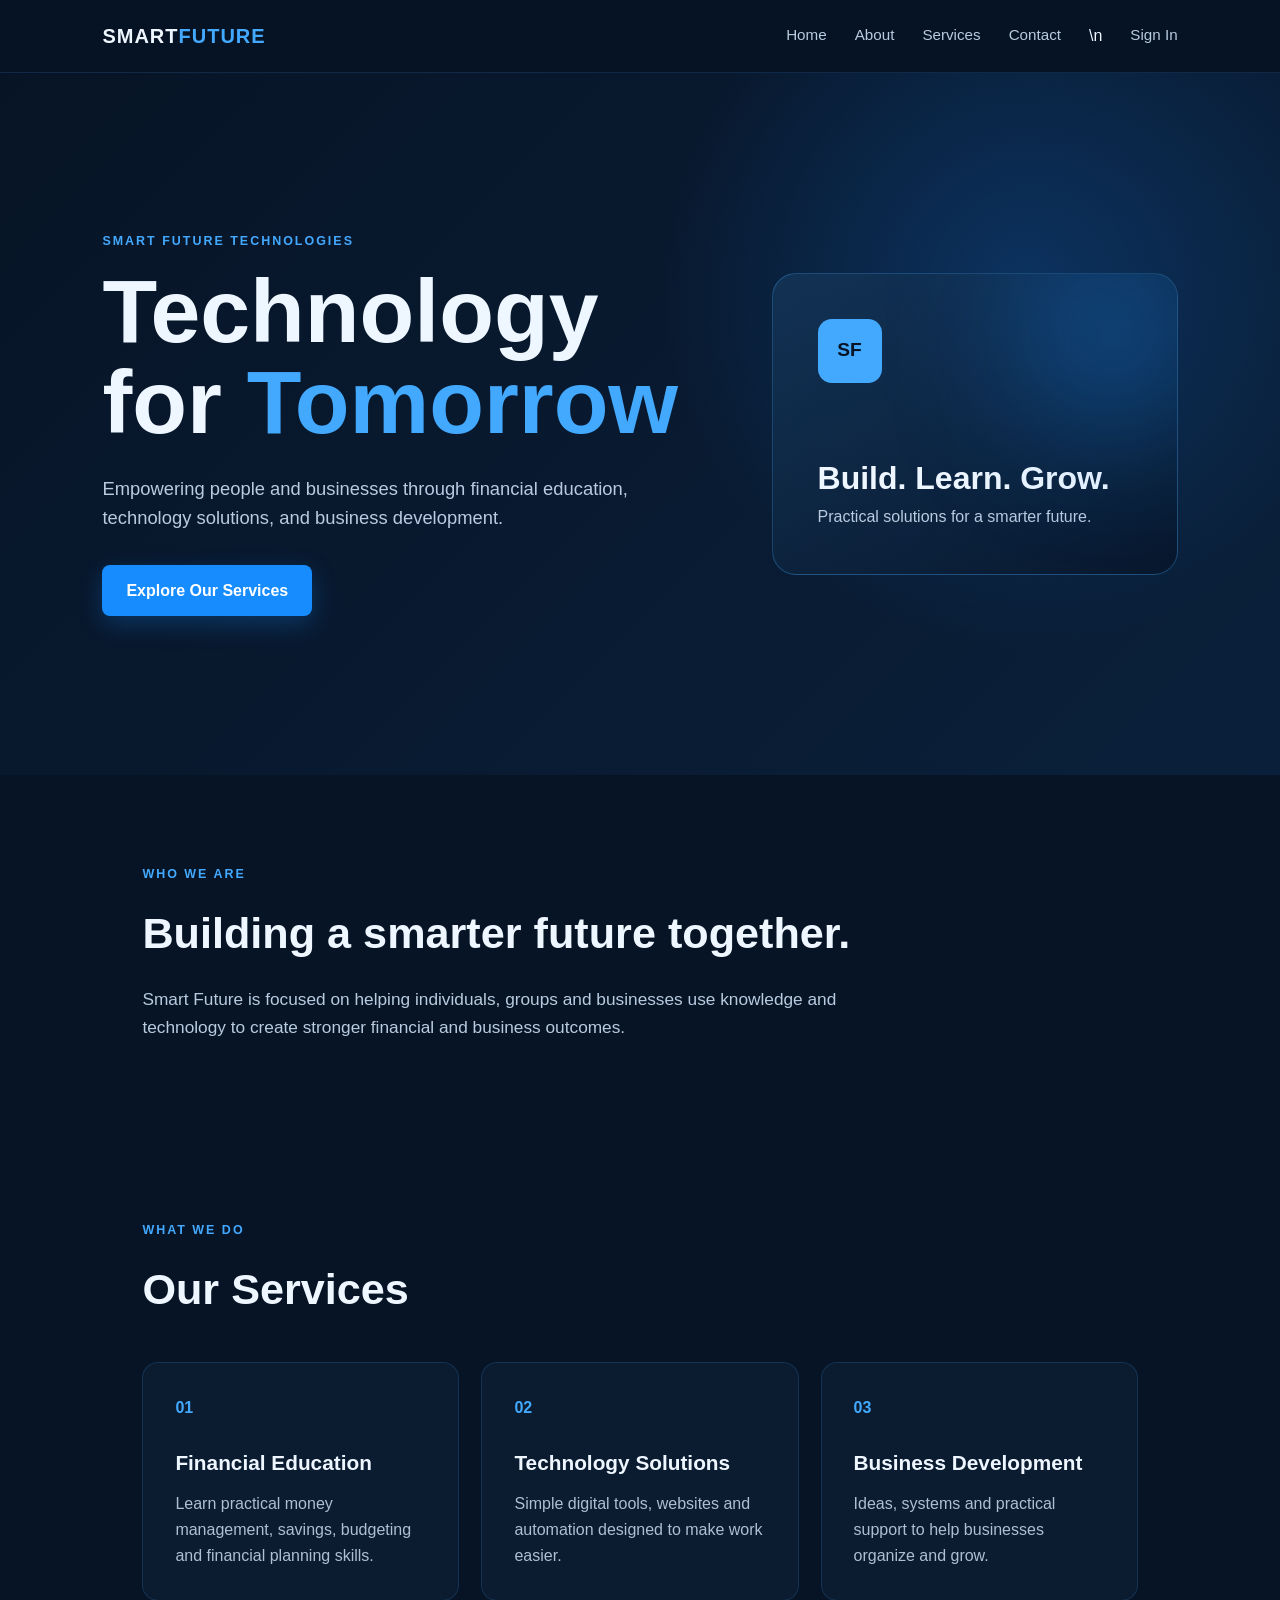
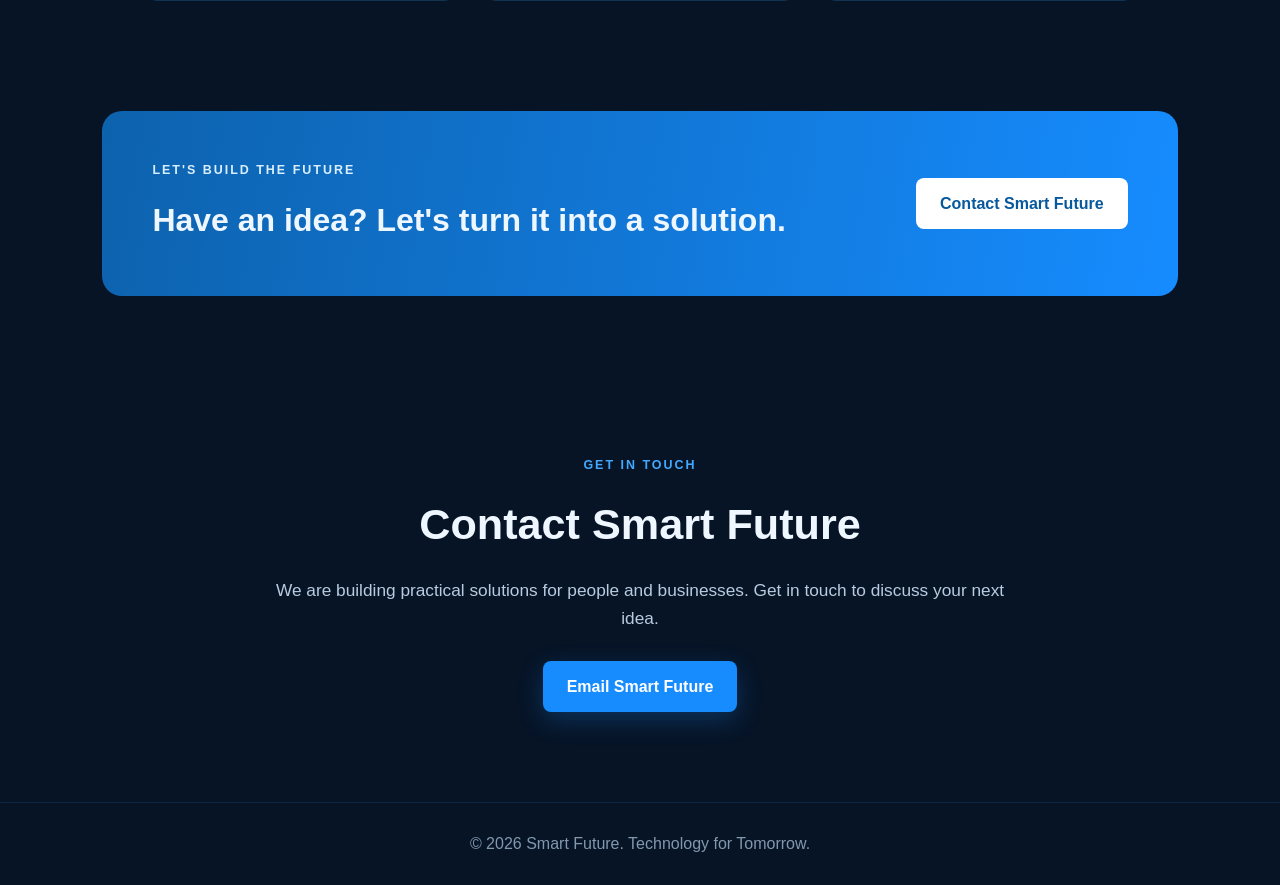
<file: index.html>
<!DOCTYPE html>
<html lang="en">
<head>
  <meta charset="UTF-8">
  <meta name="viewport" content="width=device-width, initial-scale=1.0">
  <title>Smart Future | Technology for Tomorrow</title>
  <meta name="description" content="Smart Future provides financial education, technology solutions, and business development.">
  <link rel="stylesheet" href="style.css">
</head>
<body>
  <header class="navbar">
    <a class="logo" href="#home">SMART<span>FUTURE</span></a>
    <nav>
      <a href="#home">Home</a>
      <a href="#about">About</a>
      <a href="#services">Services</a>
      <a href="#contact">Contact</a>\n      <a href="auth.html">Sign In</a>
    </nav>
  </header>

  <main>
    <section id="home" class="hero">
      <div class="hero-content">
        <p class="eyebrow">SMART FUTURE TECHNOLOGIES</p>
        <h1>Technology for <span>Tomorrow</span></h1>
        <p class="hero-text">Empowering people and businesses through financial education, technology solutions, and business development.</p>
        <a class="button" href="#services">Explore Our Services</a>
      </div>
      <div class="hero-card">
        <div class="glow"></div>
        <div class="chip">SF</div>
        <h2>Build. Learn. Grow.</h2>
        <p>Practical solutions for a smarter future.</p>
      </div>
    </section>

    <section id="about" class="section">
      <p class="eyebrow">WHO WE ARE</p>
      <h2>Building a smarter future together.</h2>
      <p class="section-text">Smart Future is focused on helping individuals, groups and businesses use knowledge and technology to create stronger financial and business outcomes.</p>
    </section>

    <section id="services" class="section services">
      <p class="eyebrow">WHAT WE DO</p>
      <h2>Our Services</h2>
      <div class="cards">
        <article class="card">
          <div class="icon">01</div>
          <h3>Financial Education</h3>
          <p>Learn practical money management, savings, budgeting and financial planning skills.</p>
        </article>
        <article class="card">
          <div class="icon">02</div>
          <h3>Technology Solutions</h3>
          <p>Simple digital tools, websites and automation designed to make work easier.</p>
        </article>
        <article class="card">
          <div class="icon">03</div>
          <h3>Business Development</h3>
          <p>Ideas, systems and practical support to help businesses organize and grow.</p>
        </article>
      </div>
    </section>

    <section class="cta">
      <div>
        <p class="eyebrow">LET'S BUILD THE FUTURE</p>
        <h2>Have an idea? Let's turn it into a solution.</h2>
      </div>
      <a class="button light" href="#contact">Contact Smart Future</a>
    </section>

    <section id="contact" class="section contact">
      <p class="eyebrow">GET IN TOUCH</p>
      <h2>Contact Smart Future</h2>
      <p class="section-text">We are building practical solutions for people and businesses. Get in touch to discuss your next idea.</p>
      <a class="button" href="mailto:info@smartfuture.example">Email Smart Future</a>
    </section>
  </main>

  <footer>
    <p>© <span id="year"></span> Smart Future. Technology for Tomorrow.</p>
  </footer>
  <script src="script.js"></script>
</body>
</html>
</file>
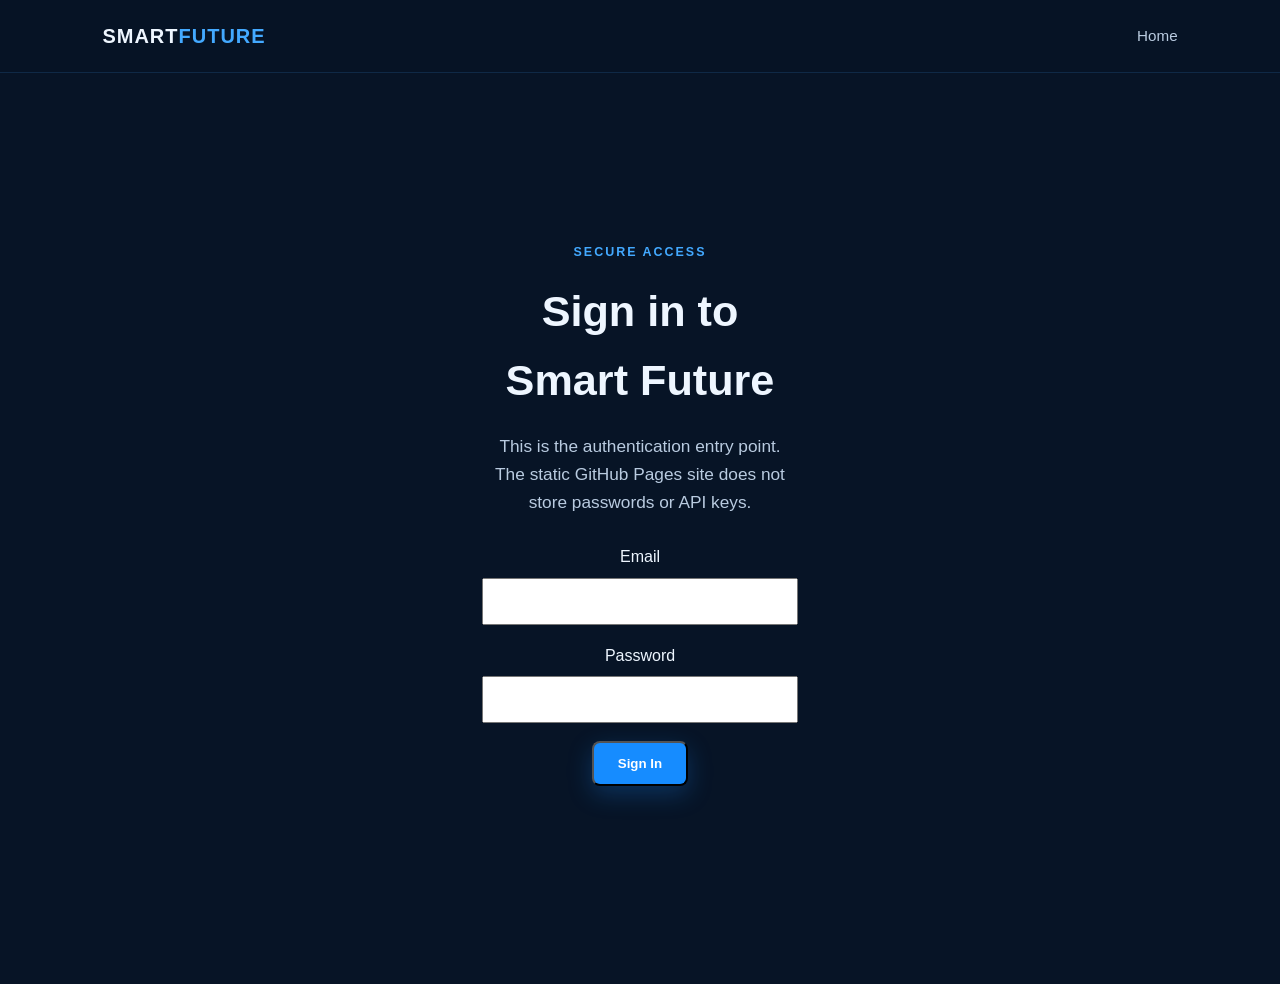
<file: auth.html>
<!DOCTYPE html>
<html lang="en">
<head>
  <meta charset="UTF-8">
  <meta name="viewport" content="width=device-width, initial-scale=1.0">
  <title>Smart Future | Sign In</title>
  <link rel="stylesheet" href="style.css">
</head>
<body>
  <header class="navbar">
    <a class="logo" href="index.html">SMART<span>FUTURE</span></a>
    <nav><a href="index.html">Home</a></nav>
  </header>

  <main>
    <section class="section contact" style="max-width:520px;margin:80px auto;">
      <p class="eyebrow">SECURE ACCESS</p>
      <h2>Sign in to Smart Future</h2>
      <p class="section-text">This is the authentication entry point. The static GitHub Pages site does not store passwords or API keys.</p>

      <form id="loginForm">
        <label for="email">Email</label><br>
        <input id="email" name="email" type="email" required autocomplete="email"
          style="width:100%;padding:14px;margin:8px 0 18px;box-sizing:border-box;">

        <label for="password">Password</label><br>
        <input id="password" name="password" type="password" required autocomplete="current-password"
          style="width:100%;padding:14px;margin:8px 0 18px;box-sizing:border-box;">

        <button class="button" type="submit">Sign In</button>
        <p id="loginMessage" class="section-text" aria-live="polite"></p>
      </form>
    </section>
  </main>

  <script src="auth.js"></script>
</body>
</html>
</file>
<file: style.css>
*{box-sizing:border-box;margin:0;padding:0}
html{scroll-behavior:smooth}
body{font-family:Arial,Helvetica,sans-serif;background:#071426;color:#eef6ff;line-height:1.6}
a{text-decoration:none;color:inherit}
.navbar{position:sticky;top:0;z-index:10;display:flex;justify-content:space-between;align-items:center;padding:20px 8%;background:rgba(7,20,38,.94);border-bottom:1px solid rgba(72,170,255,.15);backdrop-filter:blur(10px)}
.logo{font-size:1.25rem;font-weight:800;letter-spacing:1px}.logo span{color:#43a9ff}
nav{display:flex;gap:28px}nav a{color:#b9cbe0;font-size:.95rem}nav a:hover{color:#43a9ff}
.hero{min-height:78vh;padding:90px 8%;display:grid;grid-template-columns:1.2fr .8fr;gap:60px;align-items:center;background:radial-gradient(circle at 80% 30%,rgba(22,130,255,.22),transparent 32%),linear-gradient(135deg,#071426,#0a203a)}
.eyebrow{color:#43a9ff;font-size:.78rem;font-weight:700;letter-spacing:2px;margin-bottom:14px}
h1{font-size:clamp(3rem,7vw,6rem);line-height:1.02;max-width:800px}h1 span{color:#43a9ff}
.hero-text{font-size:1.15rem;color:#b9cbe0;max-width:650px;margin:25px 0 32px}
.button{display:inline-block;background:#168cff;color:white;padding:13px 24px;border-radius:8px;font-weight:700;box-shadow:0 8px 25px rgba(22,140,255,.25)}.button:hover{transform:translateY(-2px)}
.hero-card{position:relative;min-height:300px;padding:45px;border:1px solid rgba(67,169,255,.3);border-radius:24px;background:linear-gradient(145deg,rgba(20,53,88,.85),rgba(7,20,38,.7));overflow:hidden}
.glow{position:absolute;width:180px;height:180px;background:#168cff;filter:blur(70px);opacity:.35;right:-30px;top:-30px}.chip{position:relative;width:64px;height:64px;border-radius:14px;background:#43a9ff;color:#071426;display:grid;place-items:center;font-weight:900;font-size:1.2rem;margin-bottom:70px}.hero-card h2{font-size:2rem}.hero-card p{color:#b9cbe0}
.section{padding:90px 8%;max-width:1200px;margin:auto}.section h2{font-size:2.7rem;margin-bottom:18px}.section-text{color:#b9cbe0;max-width:760px;font-size:1.08rem}
.cards{display:grid;grid-template-columns:repeat(3,1fr);gap:22px;margin-top:38px}.card{padding:32px;border:1px solid rgba(67,169,255,.16);border-radius:16px;background:#0b1c31}.card:hover{border-color:#43a9ff}.icon{color:#43a9ff;font-weight:800;margin-bottom:25px}.card h3{font-size:1.3rem;margin-bottom:12px}.card p{color:#aebfd2}
.cta{margin:20px 8% 70px;padding:50px;border-radius:20px;display:flex;justify-content:space-between;align-items:center;gap:30px;background:linear-gradient(100deg,#0d62ad,#168cff)}.cta .eyebrow{color:#d9efff}.cta h2{font-size:2rem;max-width:700px}.button.light{background:white;color:#07599d;box-shadow:none}
.contact{text-align:center}.contact .section-text{margin:0 auto 28px}
footer{text-align:center;padding:28px;color:#8298ae;border-top:1px solid rgba(72,170,255,.12)}
@media(max-width:800px){.navbar{padding:16px 5%}nav{gap:12px}.hero{grid-template-columns:1fr;padding:70px 5%}.section{padding:70px 5%}.cards{grid-template-columns:1fr}.cta{margin:10px 5% 50px;flex-direction:column;align-items:flex-start}.hero-card{min-height:240px}}
</file>
